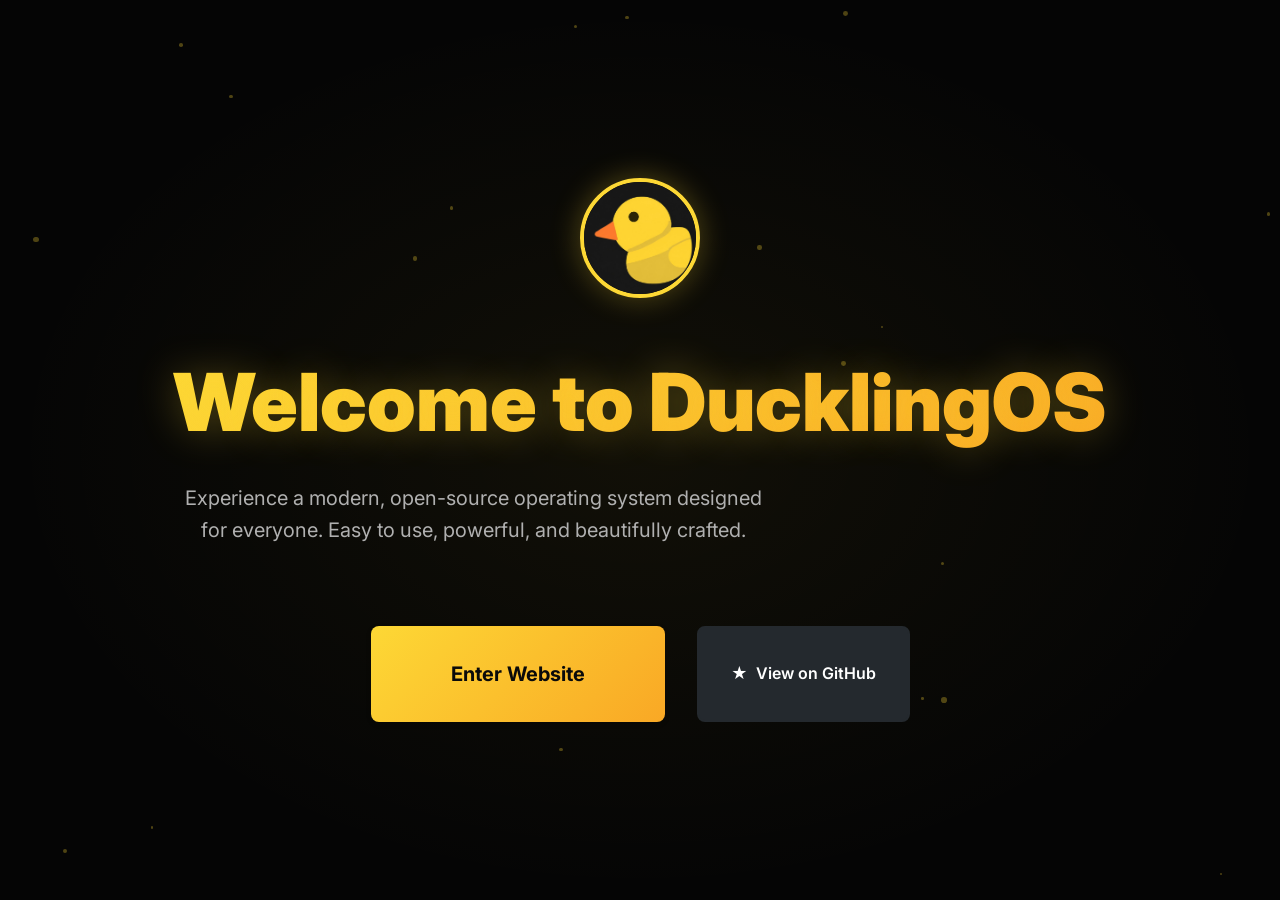
<file: index.html>
<!DOCTYPE html>
<html lang="en">
<head>
    <meta charset="UTF-8">
    <meta name="viewport" content="width=device-width, initial-scale=1.0">
    <meta name="description" content="Welcome to DucklingOS - A modern, open-source operating system designed for everyone">
    <meta name="keywords" content="DucklingOS, operating system, Linux, open source, free OS, modern OS">
    <meta name="author" content="DucklingOS Team">
    
    <title>Welcome to DucklingOS</title>
    
    <!-- Preconnect for performance -->
    <link rel="preconnect" href="https://fonts.googleapis.com">
    <link rel="preconnect" href="https://fonts.gstatic.com" crossorigin>
    
    <!-- Fonts -->
    <link href="https://fonts.googleapis.com/css2?family=Inter:wght@300;400;500;600;700;800;900&display=swap" rel="stylesheet">
    
    <!-- Favicon -->
    <link rel="icon" type="image/jpeg" href="Duckling1.jpg.jpeg">
    
    <!-- Styles -->
    <link rel="stylesheet" href="css/style.css">
    
    <!-- Open Graph / Social Meta Tags -->
    <meta property="og:title" content="DucklingOS - A Modern Operating System">
    <meta property="og:description" content="Easy, Elegant, Professional, Fast - DucklingOS for everyone">
    <meta property="og:type" content="website">
    <meta property="og:url" content="https://ducklingos.com">
    <meta property="og:image" content="Duckling1.jpg.jpeg">
</head>
<body>
    <!-- Welcome/Splash Page -->
    <div class="welcome-page">
        <!-- Background Effects -->
        <div class="welcome-bg"></div>
        <div class="welcome-particles"></div>
        
        <!-- Welcome Content -->
        <div class="welcome-content fade-in-up delay-1">
            <!-- Logo -->
            <img src="Duckling1.jpg.jpeg" alt="DucklingOS Logo" class="welcome-logo">
            
            <!-- Title -->
            <h1 class="welcome-title">Welcome to DucklingOS</h1>
            
            <!-- Subtitle -->
            <p class="welcome-subtitle text-center">
                Experience a modern, open-source operating system designed for everyone. 
                Easy to use, powerful, and beautifully crafted.
            </p>
            
            <!-- Buttons -->
            <div class="welcome-buttons">
                <a href="home.html" class="btn btn-primary btn-download welcome-enter">
                    Enter Website
                </a>
                <a href="https://github.com/DucklingOS" target="_blank" class="btn btn-github">
                    <span>&#9733;</span> View on GitHub
                </a>
            </div>
        </div>
        
        <!-- Loading Spinner (Optional) -->
        <div class="loading-spinner hidden">
            <div class="spinner"></div>
            <p>Loading...</p>
        </div>
    </div>
    
    <!-- Scripts -->
    <script src="js/main.js"></script>
    
    <!-- Auto-redirect to home after 5 seconds (optional) -->
    <script>
        // Uncomment below to enable auto-redirect
        // setTimeout(function() {
        //     window.location.href = 'home.html';
        // }, 5000);
    </script>
</body>
</html>
</file>
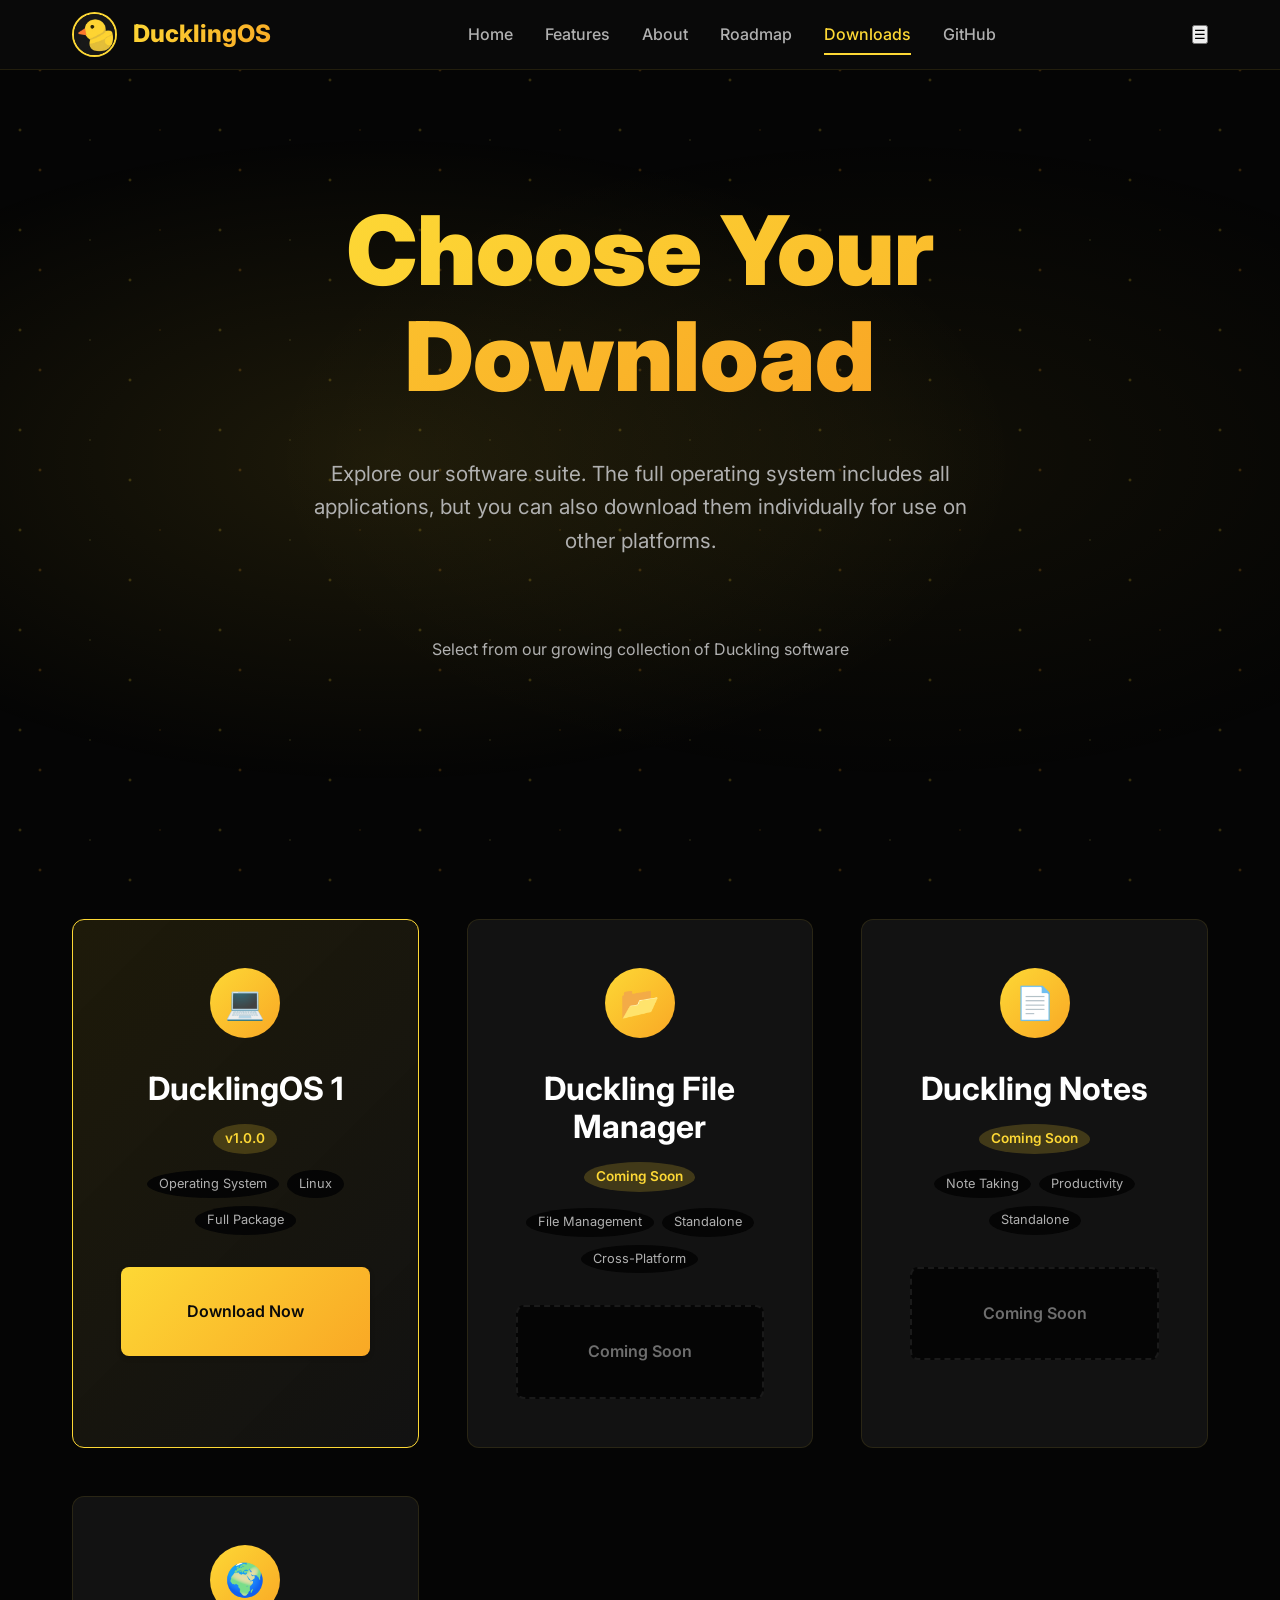
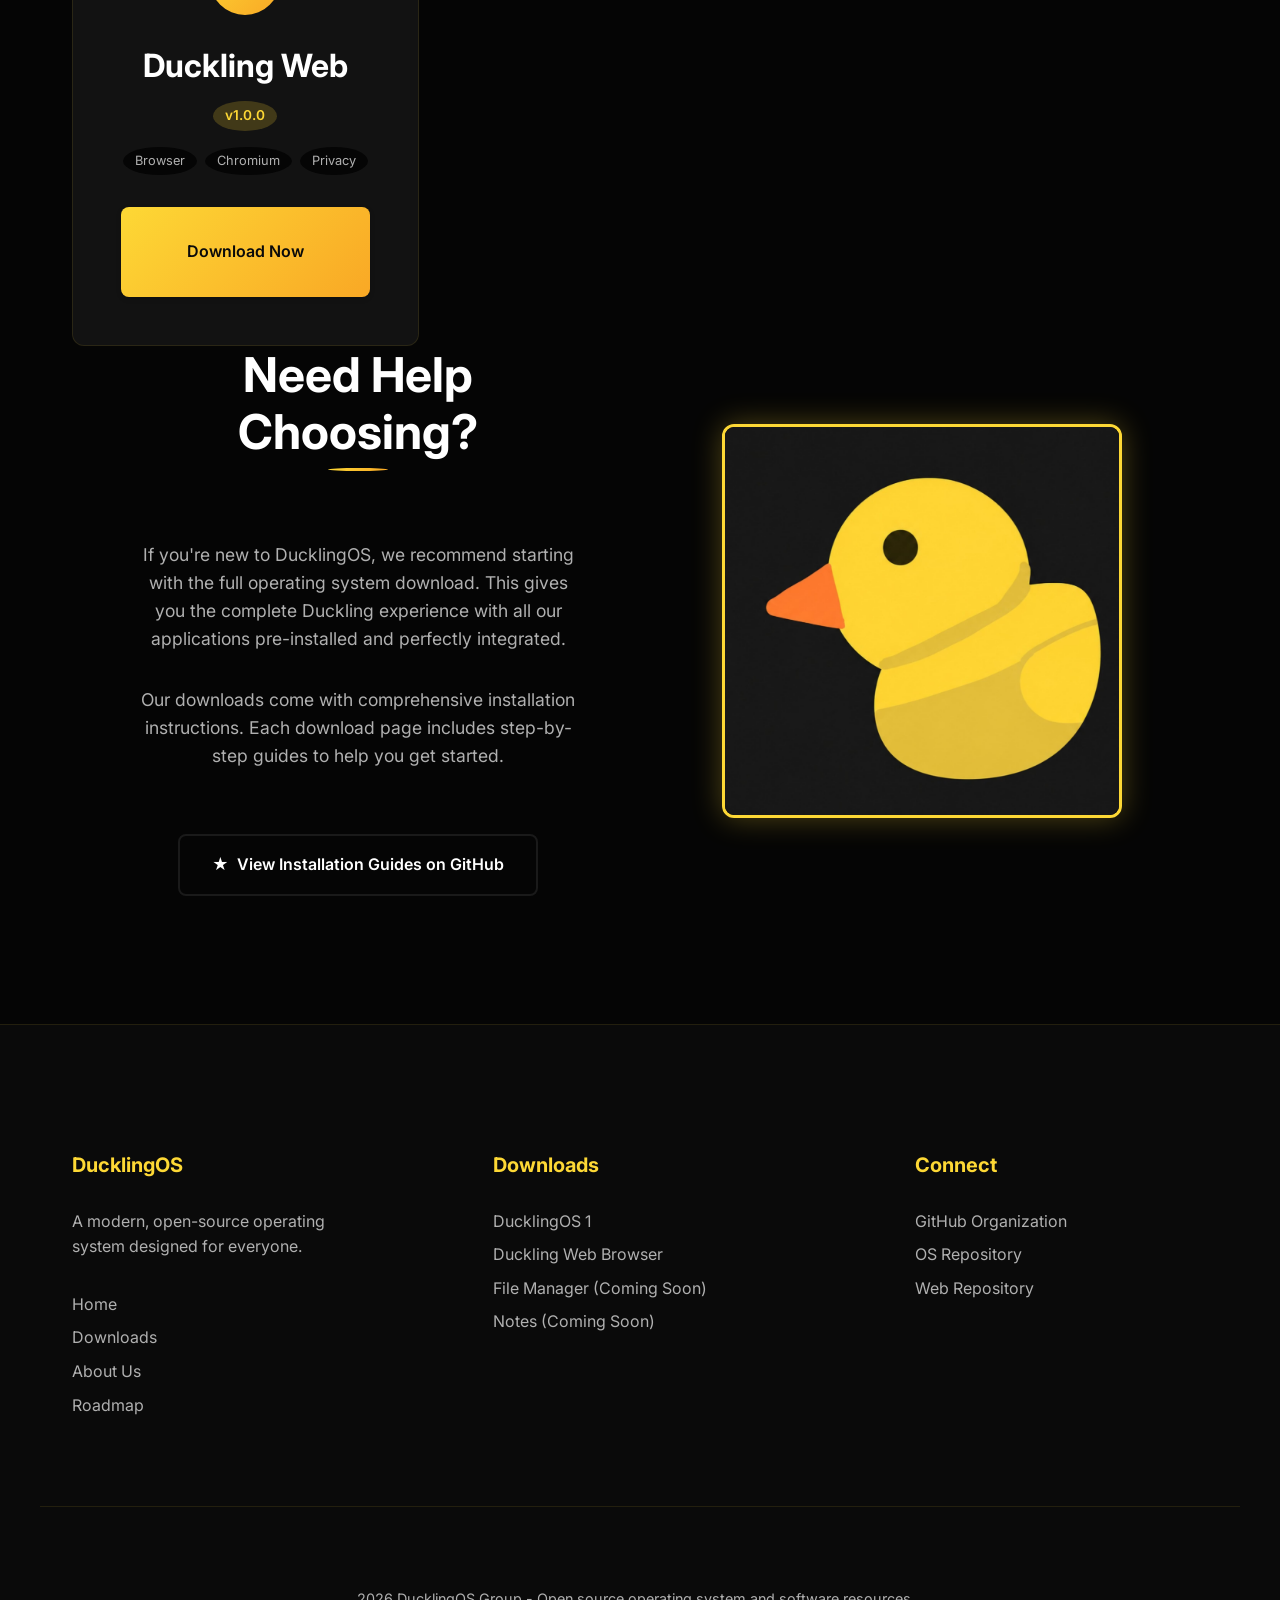
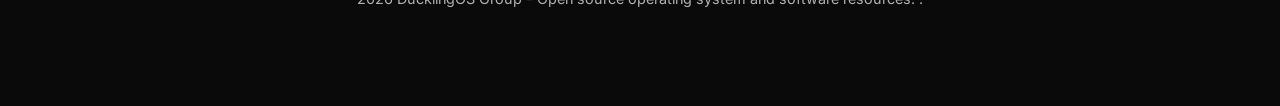
<file: downloads.html>
<!DOCTYPE html>
<html lang="en">
<head>
    <meta charset="UTF-8">
    <meta name="viewport" content="width=device-width, initial-scale=1.0">
    <meta name="description" content="Download DucklingOS and its applications. Get the full OS or individual apps for your platform.">
    <meta name="keywords" content="DucklingOS download, Duckling File Manager, Duckling Notes, Duckling Web Browser, Linux download">
    <meta name="author" content="DucklingOS Team">
    
    <title>Downloads - DucklingOS</title>
    
    <!-- Preconnect for performance -->
    <link rel="preconnect" href="https://fonts.googleapis.com">
    <link rel="preconnect" href="https://fonts.gstatic.com" crossorigin>
    
    <!-- Fonts -->
    <link href="https://fonts.googleapis.com/css2?family=Inter:wght@300;400;500;600;700;800;900&display=swap" rel="stylesheet">
    
    <!-- Favicon -->
    <link rel="icon" type="image/jpeg" href="Duckling1.jpg.jpeg">
    
    <!-- Styles -->
    <link rel="stylesheet" href="css/style.css">
    
    <!-- Open Graph / Social Meta Tags -->
    <meta property="og:title" content="Download DucklingOS - Get Started Today">
    <meta property="og:description" content="Download DucklingOS and its suite of applications for free">
    <meta property="og:type" content="website">
    <meta property="og:url" content="https://ducklingos.com/downloads">
    <meta property="og:image" content="Duckling1.jpg.jpeg">
</head>
<body>
    <!-- Header -->
    <header class="header">
        <div class="header-content container">
            <a href="home.html" class="logo">
                <img src="Duckling1.jpg.jpeg" alt="DucklingOS Logo" class="logo-icon">
                <span class="logo-text">DucklingOS</span>
            </a>
            
            <!-- Desktop Navigation -->
            <nav class="nav-menu">
                <a href="home.html" class="nav-link">Home</a>
                <a href="home.html#features" class="nav-link">Features</a>
                <a href="home.html#about" class="nav-link">About</a>
                <a href="home.html#roadmap" class="nav-link">Roadmap</a>
                <a href="downloads.html" class="nav-link active">Downloads</a>
                <a href="https://github.com/DucklingOS" target="_blank" class="nav-link">GitHub</a>
            </nav>
            
            <!-- Mobile Menu Toggle -->
            <button class="menu-toggle" aria-label="Toggle menu">&#9776;</button>
        </div>
    </header>
    
    <!-- Mobile Sidebar -->
    <div class="sidebar-overlay"></div>
    <aside class="sidebar">
        <button class="sidebar-close" aria-label="Close menu">&times;</button>
        <nav class="sidebar-nav">
            <a href="home.html">Home</a>
            <a href="home.html#features">Features</a>
            <a href="home.html#about">About</a>
            <a href="home.html#roadmap">Roadmap</a>
            <a href="downloads.html" class="active">Downloads</a>
            <a href="https://github.com/DucklingOS" target="_blank">GitHub</a>
        </nav>
    </aside>
    
    <!-- Main Content -->
    <main>
        <!-- Downloads Hero Section -->
        <section class="hero">
            <div class="hero-bg"></div>
            <div class="hero-content fade-in-up delay-1">
                <h1 class="hero-title">
                    <span class="highlight">Choose Your Download</span>
                </h1>
                <p class="hero-description fade-in-up delay-2">
                    Explore our software suite. The full operating system includes all applications, 
                    but you can also download them individually for use on other platforms.
                </p>
                
                <div class="downloads-header fade-in-up delay-3">
                    <p class="section-subtitle">Select from our growing collection of Duckling software</p>
                </div>
            </div>
        </section>
        
        <!-- Downloads Grid Section -->
        <section class="container">
            <div class="downloads-grid">
                <!-- DucklingOS 1 (Main OS) -->
                <div class="download-card os-card fade-in-up delay-1">
                    <div class="download-card-icon">&#128187;</div>
                    <h3>DucklingOS 1</h3>
                    <span class="version">v1.0.0</span>
                    <div class="tags">
                        <span class="tag">Operating System</span>
                        <span class="tag">Linux</span>
                        <span class="tag">Full Package</span>
                    </div>
                    <a href="os.html" class="btn btn-primary download-button">
                        Download Now
                    </a>
                </div>
                
                <!-- Duckling File Manager -->
                <div class="download-card fade-in-up delay-2">
                    <div class="download-card-icon">&#128194;</div>
                    <h3>Duckling File Manager</h3>
                    <span class="version">Coming Soon</span>
                    <div class="tags">
                        <span class="tag">File Management</span>
                        <span class="tag">Standalone</span>
                        <span class="tag">Cross-Platform</span>
                    </div>
                    <a href="filemanager.html" class="btn download-button coming-soon">
                        Coming Soon
                    </a>
                </div>
                
                <!-- Duckling Notes -->
                <div class="download-card fade-in-up delay-3">
                    <div class="download-card-icon">&#128196;</div>
                    <h3>Duckling Notes</h3>
                    <span class="version">Coming Soon</span>
                    <div class="tags">
                        <span class="tag">Note Taking</span>
                        <span class="tag">Productivity</span>
                        <span class="tag">Standalone</span>
                    </div>
                    <a href="notes.html" class="btn download-button coming-soon">
                        Coming Soon
                    </a>
                </div>
                
                <!-- Duckling Web Browser -->
                <div class="download-card fade-in-up delay-4">
                    <div class="download-card-icon">&#127757;</div>
                    <h3>Duckling Web</h3>
                    <span class="version">v1.0.0</span>
                    <div class="tags">
                        <span class="tag">Browser</span>
                        <span class="tag">Chromium</span>
                        <span class="tag">Privacy</span>
                    </div>
                    <a href="browser.html" class="btn btn-primary download-button">
                        Download Now
                    </a>
                </div>
                

            </div>
        </section>
        
        <!-- Additional Information Section -->
        <section class="container">
            <div class="about-content">
                <div class="about-text">
                    <h2 class="section-title fade-in-up">Need Help Choosing?</h2>
                    <p class="fade-in-up delay-1 text-center">
                        If you're new to DucklingOS, we recommend starting with the full operating system download. 
                        This gives you the complete Duckling experience with all our applications pre-installed 
                        and perfectly integrated.
                    </p>
                    
                    <p class="fade-in-up delay-2 text-center">
                        Our downloads come with comprehensive installation instructions. 
                        Each download page includes step-by-step guides to help you get started.
                    </p>
                    
                    <div class="fade-in-up delay-3 text-center">
                        <a href="https://github.com/DucklingOS" target="_blank" class="btn btn-outline mt-md">
                            <span>&#9733;</span> View Installation Guides on GitHub
                        </a>
                    </div>
                </div>
                
                <img src="Duckling1.jpg.jpeg" alt="DucklingOS Logo" class="about-image fade-in-up delay-4">
            </div>
        </section>
    </main>
    
    <!-- Footer -->
    <footer class="footer">
        <div class="footer-content container">
            <div class="footer-section">
                <h4>DucklingOS</h4>
                <p>A modern, open-source operating system designed for everyone.</p>
                <p class="mt-md"><a href="home.html">Home</a></p>
                <p><a href="downloads.html">Downloads</a></p>
                <p><a href="home.html#about">About Us</a></p>
                <p><a href="home.html#roadmap">Roadmap</a></p>
            </div>
            
            <div class="footer-section">
                <h4>Downloads</h4>
                <p><a href="os.html">DucklingOS 1</a></p>
                <p><a href="browser.html">Duckling Web Browser</a></p>
                <p><a href="filemanager.html">File Manager (Coming Soon)</a></p>
                <p><a href="notes.html">Notes (Coming Soon)</a></p>
            </div>
            
            <div class="footer-section">
                <h4>Connect</h4>
                <p><a href="https://github.com/DucklingOS" target="_blank">GitHub Organization</a></p>
                <p><a href="https://archive.org/details/@mointwentysix" target="_blank">OS Repository</a></p>
                <p><a href="https://github.com/ducklingOS/ducklingWeb" target="_blank">Web Repository</a></p>
            </div>
        </div>
        
        <div class="footer-bottom container">
            <p>2026 DucklingOS Group - Open source operating system and software resources. .</p>
        </div>
    </footer>
    
    <!-- Back to Top Button -->
    <button class="back-to-top" aria-label="Back to top">&#8593;</button>
    
    <!-- Scripts -->
    <script src="js/main.js"></script>
</body>
</html>
</file>
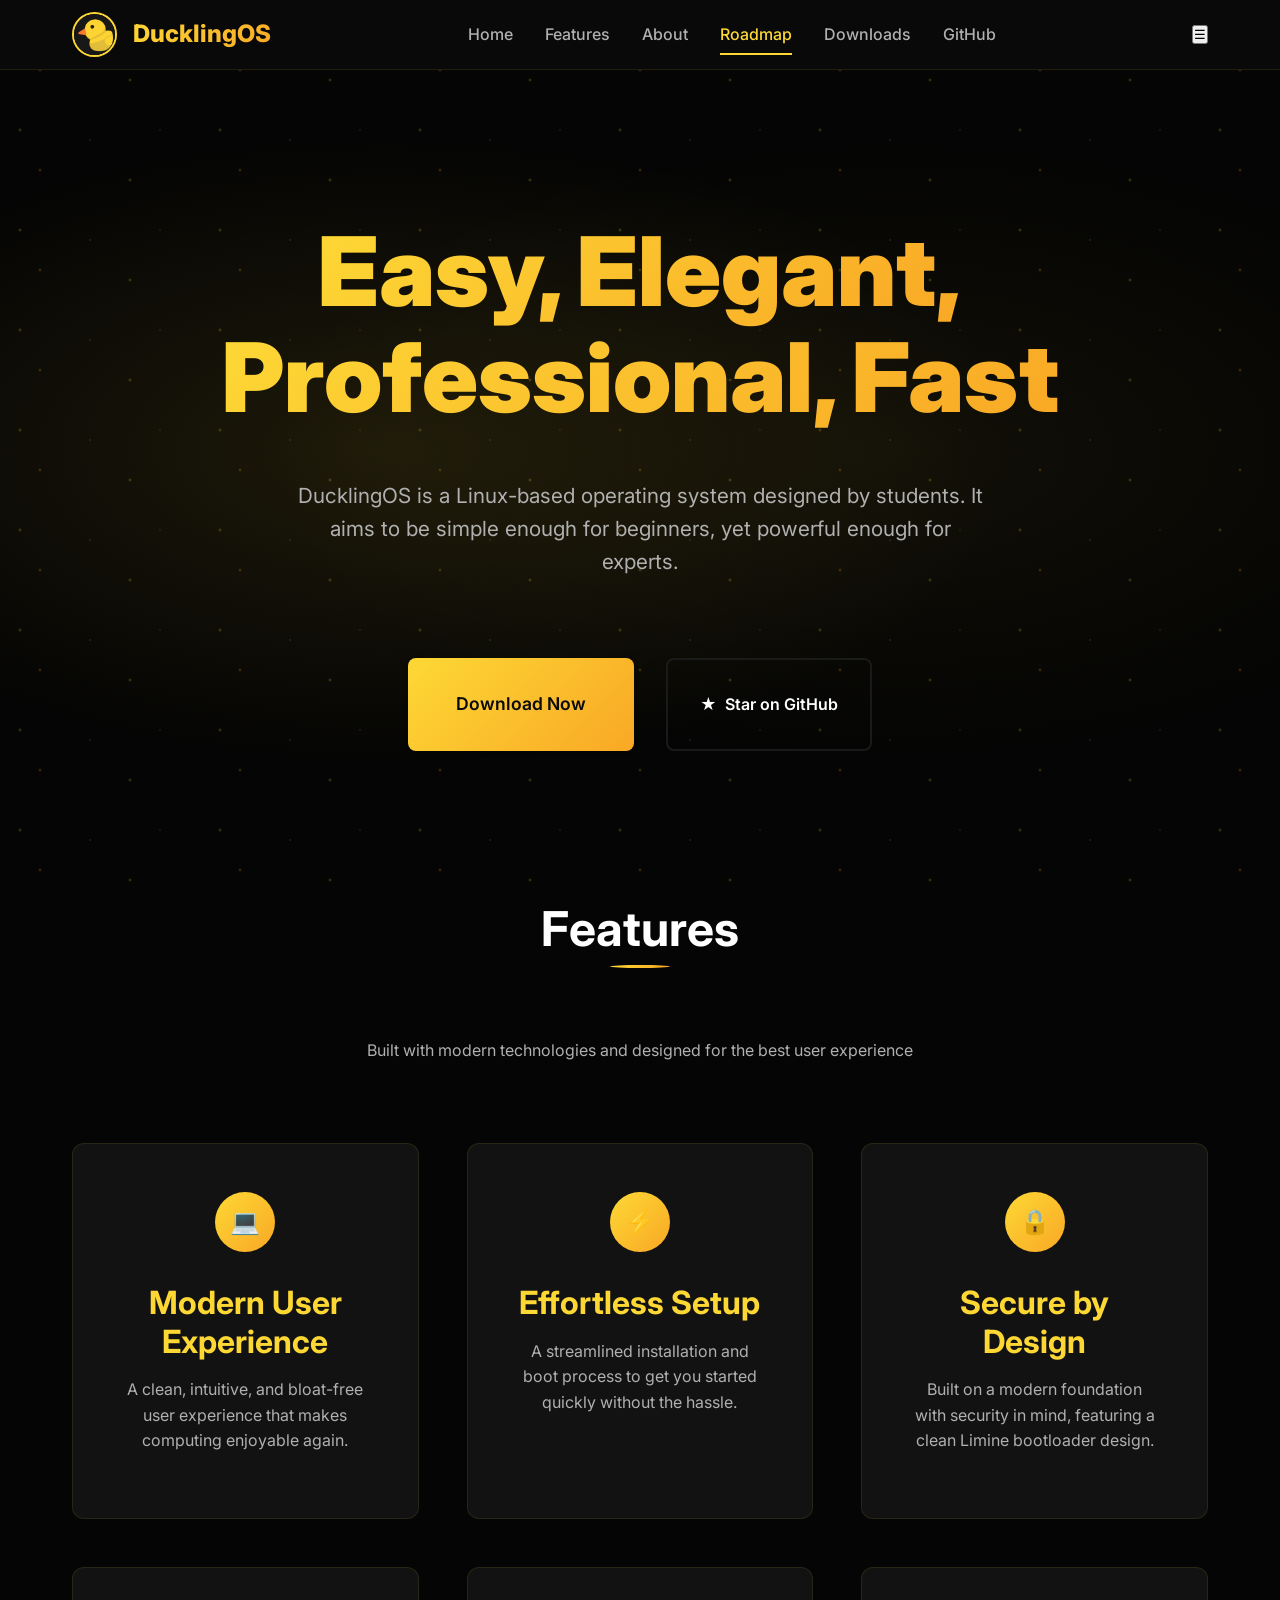
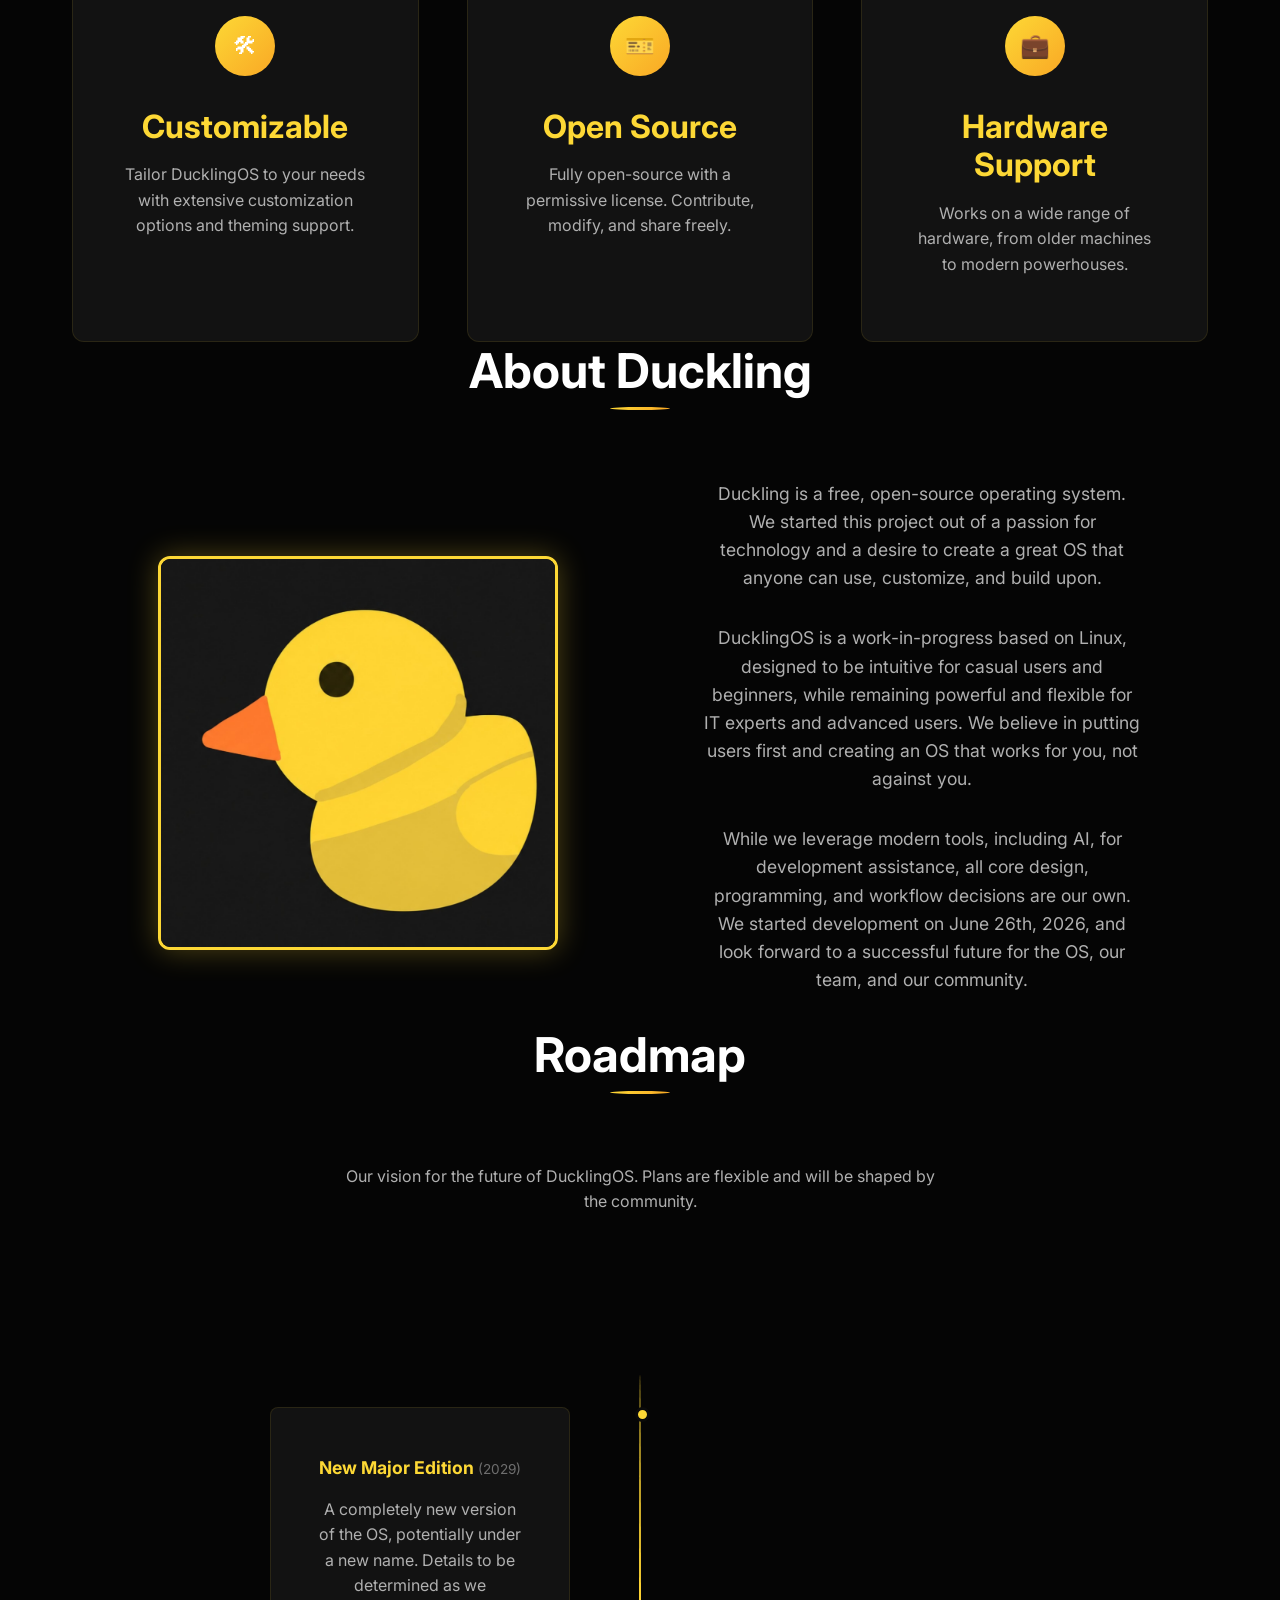
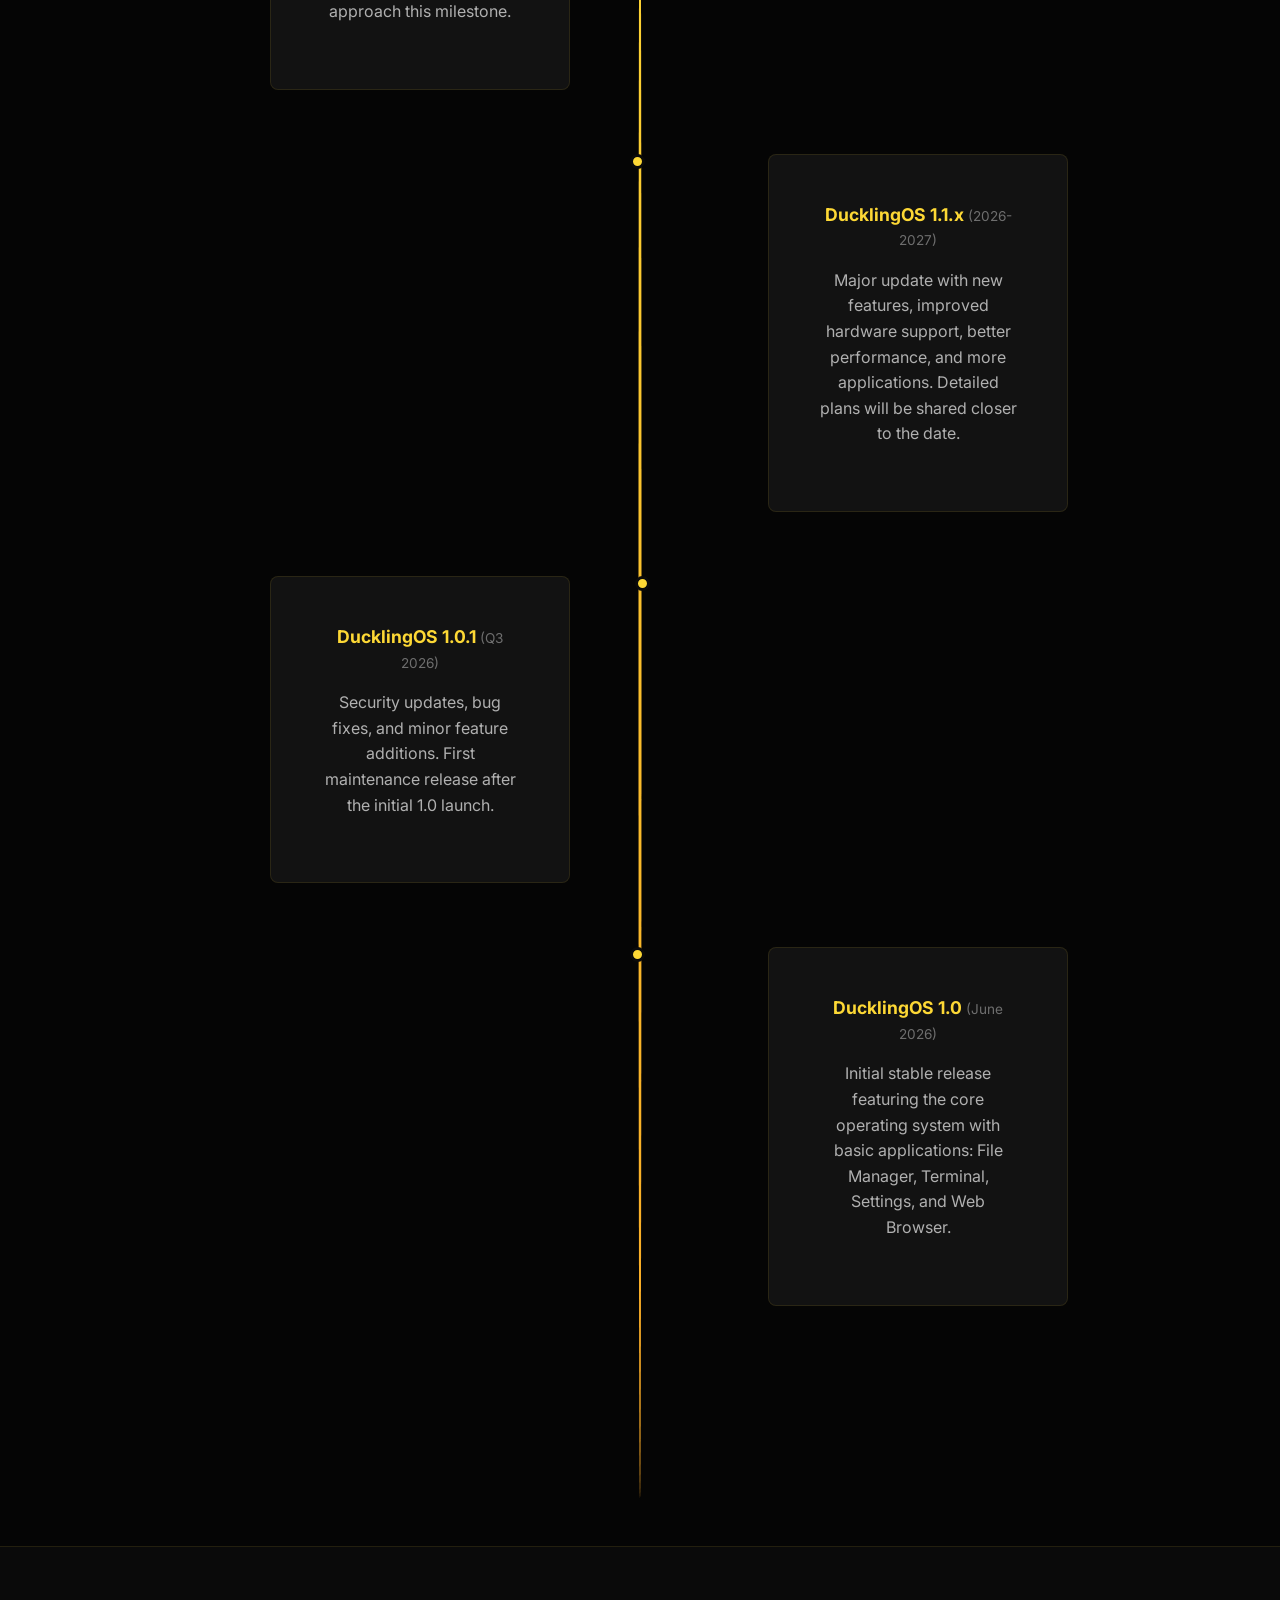
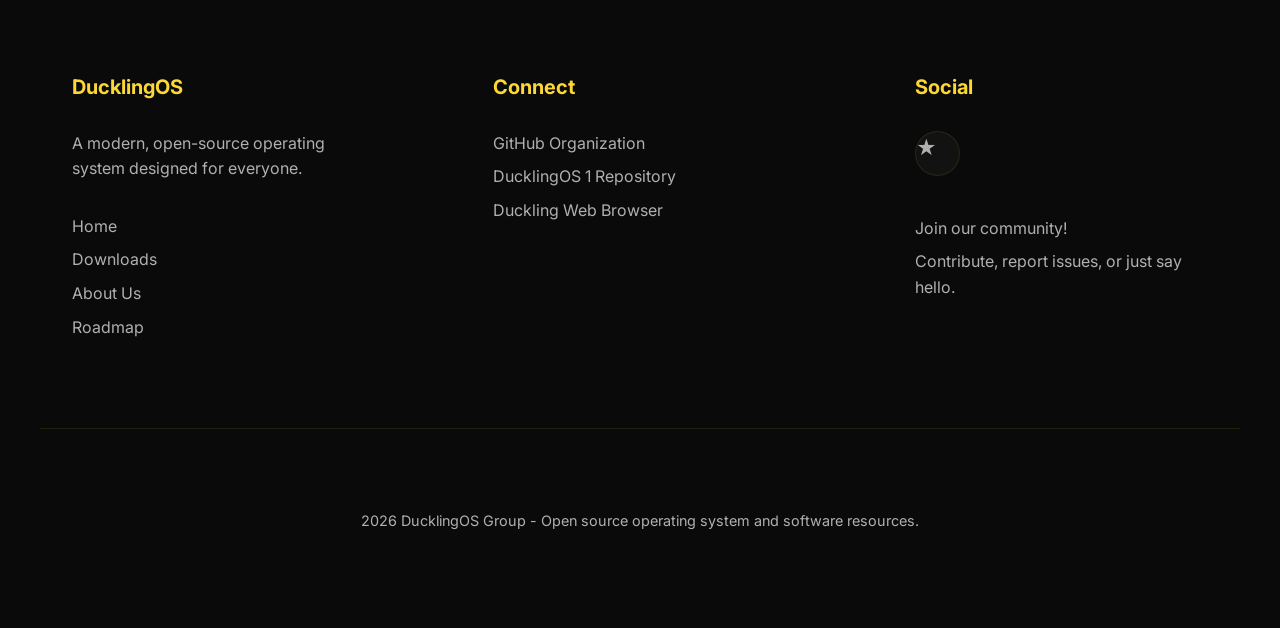
<file: home.html>
<!DOCTYPE html>
<html lang="en">
<head>
    <meta charset="UTF-8">
    <meta name="viewport" content="width=device-width, initial-scale=1.0">
    <meta name="description" content="DucklingOS - Easy, Elegant, Professional, Fast. A modern Linux-based operating system for everyone.">
    <meta name="keywords" content="DucklingOS, Linux, operating system, open source, modern OS, desktop, file manager, browser">
    <meta name="author" content="DucklingOS Team">
    
    <title>DucklingOS - Home</title>
    
    <!-- Preconnect for performance -->
    <link rel="preconnect" href="https://fonts.googleapis.com">
    <link rel="preconnect" href="https://fonts.gstatic.com" crossorigin>
    
    <!-- Fonts -->
    <link href="https://fonts.googleapis.com/css2?family=Inter:wght@300;400;500;600;700;800;900&display=swap" rel="stylesheet">
    
    <!-- Favicon -->
    <link rel="icon" type="image/jpeg" href="Duckling1.jpg.jpeg">
    
    <!-- Styles -->
    <link rel="stylesheet" href="css/style.css">
    
    <!-- Open Graph / Social Meta Tags -->
    <meta property="og:title" content="DucklingOS - Easy, Elegant, Professional, Fast">
    <meta property="og:description" content="A modern Linux-based operating system designed for everyone">
    <meta property="og:type" content="website">
    <meta property="og:url" content="https://ducklingos.com">
    <meta property="og:image" content="Duckling1.jpg.jpeg">
</head>
<body>
    <!-- Header -->
    <header class="header">
        <div class="header-content container">
            <a href="home.html" class="logo">
                <img src="Duckling1.jpg.jpeg" alt="DucklingOS Logo" class="logo-icon">
                <span class="logo-text">DucklingOS</span>
            </a>
            
            <!-- Desktop Navigation -->
            <nav class="nav-menu">
                <a href="home.html" class="nav-link active">Home</a>
                <a href="#features" class="nav-link">Features</a>
                <a href="#about" class="nav-link">About</a>
                <a href="#roadmap" class="nav-link">Roadmap</a>
                <a href="downloads.html" class="nav-link">Downloads</a>
                <a href="https://github.com/DucklingOS" target="_blank" class="nav-link">GitHub</a>
            </nav>
            
            <!-- Mobile Menu Toggle -->
            <button class="menu-toggle" aria-label="Toggle menu">&#9776;</button>
        </div>
    </header>
    
    <!-- Mobile Sidebar -->
    <div class="sidebar-overlay"></div>
    <aside class="sidebar">
        <button class="sidebar-close" aria-label="Close menu">&times;</button>
        <nav class="sidebar-nav">
            <a href="home.html" class="active">Home</a>
            <a href="#features">Features</a>
            <a href="#about">About</a>
            <a href="#roadmap">Roadmap</a>
            <a href="downloads.html">Downloads</a>
            <a href="https://github.com/DucklingOS" target="_blank">GitHub</a>
        </nav>
    </aside>
    
    <!-- Main Content -->
    <main>
        <!-- Hero Section -->
        <section class="hero">
            <div class="hero-bg"></div>
            <div class="hero-content fade-in-up delay-1">
                <h1 class="hero-title">
                    <span class="highlight">Easy, Elegant,</span><br>
                    <span class="highlight">Professional, Fast</span>
                </h1>
                <p class="hero-description fade-in-up delay-2">
                    DucklingOS is a Linux-based operating system designed by students. 
                    It aims to be simple enough for beginners, yet powerful enough for experts.
                </p>
                <div class="hero-buttons fade-in-up delay-3">
                    <a href="downloads.html" class="btn btn-primary btn-download">
                        Download Now
                    </a>
                    <a href="https://github.com/DucklingOS" target="_blank" class="btn btn-outline">
                        <span>&#9733;</span> Star on GitHub
                    </a>
                </div>
            </div>
        </section>
        
        <!-- Features Section -->
        <section id="features" class="container">
            <h2 class="section-title fade-in-up">Features</h2>
            <p class="section-subtitle fade-in-up delay-1">
                Built with modern technologies and designed for the best user experience
            </p>
            
            <div class="features-grid">
                <div class="feature-card fade-in-up delay-2">
                    <div class="feature-icon">&#128187;</div>
                    <h3>Modern User Experience</h3>
                    <p class="text-center">A clean, intuitive, and bloat-free user experience that makes computing enjoyable again.</p>
                </div>
                
                <div class="feature-card fade-in-up delay-3">
                    <div class="feature-icon">&#9889;</div>
                    <h3>Effortless Setup</h3>
                    <p class="text-center">A streamlined installation and boot process to get you started quickly without the hassle.</p>
                </div>
                
                <div class="feature-card fade-in-up delay-4">
                    <div class="feature-icon">&#128274;</div>
                    <h3>Secure by Design</h3>
                    <p class="text-center">Built on a modern foundation with security in mind, featuring a clean Limine bootloader design.</p>
                </div>
                
                <div class="feature-card fade-in-up delay-5">
                    <div class="feature-icon">&#128736;</div>
                    <h3>Customizable</h3>
                    <p class="text-center">Tailor DucklingOS to your needs with extensive customization options and theming support.</p>
                </div>
                
                <div class="feature-card fade-in-up delay-6">
                    <div class="feature-icon">&#127915;</div>
                    <h3>Open Source</h3>
                    <p class="text-center">Fully open-source with a permissive license. Contribute, modify, and share freely.</p>
                </div>
                
                <div class="feature-card fade-in-up delay-7">
                    <div class="feature-icon">&#128188;</div>
                    <h3>Hardware Support</h3>
                    <p class="text-center">Works on a wide range of hardware, from older machines to modern powerhouses.</p>
                </div>
            </div>
        </section>
        
        <!-- About Section -->
        <section id="about" class="container">
            <h2 class="section-title fade-in-up">About Duckling</h2>
            
            <div class="about-content">
                <img src="Duckling1.jpg.jpeg" alt="DucklingOS Logo" class="about-image fade-in-up delay-2">
                
                <div class="about-text">
                    <p class="fade-in-up delay-3 text-center">
                        Duckling is a free, open-source operating system. We started this project out of a 
                        passion for technology and a desire to create a great OS that anyone can use, 
                        customize, and build upon.
                    </p>
                    
                    <p class="fade-in-up delay-4 text-center">
                        DucklingOS is a work-in-progress based on Linux, designed to be intuitive for casual 
                        users and beginners, while remaining powerful and flexible for IT experts and 
                        advanced users. We believe in putting users first and creating an OS that works 
                        for you, not against you.
                    </p>
                    
                    <p class="fade-in-up delay-5 text-center">
                        While we leverage modern tools, including AI, for development assistance, all core design, 
                        programming, and workflow decisions are our own. We started development on June 26th, 2026, 
                        and look forward to a successful future for the OS, our team, and our community.
                    </p>
                </div>
            </div>
        </section>
        
        <!-- Roadmap Section -->
        <section id="roadmap" class="container">
            <h2 class="section-title fade-in-up">Roadmap</h2>
            <p class="section-subtitle fade-in-up delay-1">
                Our vision for the future of DucklingOS. Plans are flexible and will be shaped by the community.
            </p>
            
            <div class="roadmap-timeline">
                <!-- New Major Edition -->
                <div class="timeline-item edition fade-in-up delay-2">
                    <div class="timeline-content">
                        <h3 class="text-center">New Major Edition <span class="timeline-year">(2029)</span></h3>
                        <p class="text-center">A completely new version of the OS, potentially under a new name. Details to be determined as we approach this milestone.</p>
                    </div>
                </div>
                
                <!-- Major Version -->
                <div class="timeline-item major fade-in-up delay-3">
                    <div class="timeline-content">
                        <h3 class="text-center">DucklingOS 1.1.x <span class="timeline-year">(2026-2027)</span></h3>
                        <p class="text-center">Major update with new features, improved hardware support, better performance, and more applications. Detailed plans will be shared closer to the date.</p>
                    </div>
                </div>
                
                <!-- Minor Version -->
                <div class="timeline-item minor fade-in-up delay-4">
                    <div class="timeline-content">
                        <h3 class="text-center">DucklingOS 1.0.1 <span class="timeline-year">(Q3 2026)</span></h3>
                        <p class="text-center">Security updates, bug fixes, and minor feature additions. First maintenance release after the initial 1.0 launch.</p>
                    </div>
                </div>
                
                <!-- Current Version -->
                <div class="timeline-item minor fade-in-up delay-5">
                    <div class="timeline-content">
                        <h3 class="text-center">DucklingOS 1.0 <span class="timeline-year">(June 2026)</span></h3>
                        <p class="text-center">Initial stable release featuring the core operating system with basic applications: File Manager, Terminal, Settings, and Web Browser.</p>
                    </div>
                </div>
            </div>
        </section>
    </main>
    
    <!-- Footer -->
    <footer class="footer">
        <div class="footer-content container">
            <div class="footer-section">
                <h4>DucklingOS</h4>
                <p>A modern, open-source operating system designed for everyone.</p>
                <p class="mt-md"><a href="home.html">Home</a></p>
                <p><a href="downloads.html">Downloads</a></p>
                <p><a href="#about">About Us</a></p>
                <p><a href="#roadmap">Roadmap</a></p>
            </div>
            
            <div class="footer-section">
                <h4>Connect</h4>
                <p><a href="https://github.com/DucklingOS" target="_blank">GitHub Organization</a></p>
                <p><a href="https://github.com/ducklingOS/ducklingOS-1" target="_blank">DucklingOS 1 Repository</a></p>
                <p><a href="https://github.com/ducklingOS/ducklingWeb" target="_blank">Duckling Web Browser</a></p>
            </div>
            
            <div class="footer-section">
                <h4>Social</h4>
                <div class="social-links">
                    <a href="https://github.com/DucklingOS" target="_blank" class="social-link" data-tooltip="GitHub">
                        &#9733;
                    </a>
                </div>
                <p class="mt-md">Join our community!</p>
                <p>Contribute, report issues, or just say hello.</p>
            </div>
        </div>
        
        <div class="footer-bottom container">
            <p>2026 DucklingOS Group - Open source operating system and software resources. </p>
        </div>
    </footer>
    
    <!-- Back to Top Button -->
    <button class="back-to-top" aria-label="Back to top">&#8593;</button>
    
    <!-- Scripts -->
    <script src="js/main.js"></script>
</body>
</html>
</file>
<file: css/style.css>
/* ===== DucklingOS - Modern Design =====
   A clean, professional, and modern design system
   ============================================ */

/* CSS Variables - Color Palette */
:root {
    /* Primary Colors */
    --primary-yellow: #fdd835;
    --primary-yellow-light: #fff176;
    --primary-yellow-dark: #f9a825;
    
    /* Background Colors */
    --bg-dark: #0a0a0a;
    --bg-darker: #050505;
    --bg-card: #121212;
    --bg-card-hover: #1a1a1a;
    
    /* Text Colors */
    --text-primary: #ffffff;
    --text-secondary: #b0b0b0;
    --text-muted: #6e6e6e;
    
    /* Accent Colors */
    --accent-blue: #00bcd4;
    --accent-green: #4caf50;
    --accent-orange: #ff9800;
    --accent-purple: #9c27b0;
    
    /* Gradients */
    --gradient-yellow: linear-gradient(135deg, #fdd835 0%, #f9a825 100%);
    --gradient-dark: linear-gradient(180deg, #0a0a0a 0%, #000000 100%);
    
    /* Spacing */
    --spacing-xs: 0.5rem;
    --spacing-sm: 1rem;
    --spacing-md: 2rem;
    --spacing-lg: 3rem;
    --spacing-xl: 5rem;
    --spacing-2xl: 8rem;
    
    /* Border Radius */
    --radius-sm: 4px;
    --radius-md: 8px;
    --radius-lg: 12px;
    --radius-xl: 20px;
    --radius-full: 50%;
    
    /* Shadows */
    --shadow-sm: 0 2px 5px rgba(0, 0, 0, 0.2);
    --shadow-md: 0 5px 15px rgba(0, 0, 0, 0.3);
    --shadow-lg: 0 10px 30px rgba(0, 0, 0, 0.5);
    --shadow-glow: 0 0 30px rgba(253, 216, 53, 0.3);
    
    /* Transitions */
    --transition-fast: 0.2s ease;
    --transition-normal: 0.3s ease;
    --transition-slow: 0.5s ease;
    
    /* Typography */
    --font-primary: 'Inter', -apple-system, BlinkMacSystemFont, 'Segoe UI', Roboto, sans-serif;
    --font-secondary: 'JetBrains Mono', 'Fira Code', monospace;
    
    /* Layout */
    --max-width: 1200px;
    --sidebar-width: 280px;
    --header-height: 70px;
}

/* ===== Base Reset ===== */
*, *::before, *::after {
    margin: 0;
    padding: 0;
    box-sizing: border-box;
}

html {
    scroll-behavior: smooth;
    font-size: 16px;
}

body {
    font-family: var(--font-primary);
    background: var(--bg-darker);
    color: var(--text-primary);
    line-height: 1.6;
    min-height: 100vh;
    overflow-x: hidden;
    position: relative;
}

/* Star/Dot Background Pattern */
body::before {
    content: '';
    position: fixed;
    inset: 0;
    background: 
        radial-gradient(2px 2px at 20px 30px, var(--primary-yellow), transparent),
        radial-gradient(2px 2px at 40px 70px, var(--primary-yellow-dark), transparent),
        radial-gradient(1px 1px at 90px 40px, var(--primary-yellow-light), transparent),
        radial-gradient(2px 2px at 130px 80px, var(--primary-yellow), transparent),
        radial-gradient(1px 1px at 160px 30px, var(--primary-yellow-dark), transparent);
    background-size: 200px 100px;
    background-repeat: repeat;
    opacity: 0.3;
    pointer-events: none;
    z-index: -1;
    animation: twinkle 20s linear infinite;
}

@keyframes twinkle {
    from { transform: translateY(0); }
    to { transform: translateY(-100px); }
}

/* Custom Scrollbar */
::-webkit-scrollbar {
    width: 10px;
    height: 10px;
}

::-webkit-scrollbar-track {
    background: var(--bg-dark);
}

::-webkit-scrollbar-thumb {
    background: var(--primary-yellow-dark);
    border-radius: var(--radius-sm);
}

::-webkit-scrollbar-thumb:hover {
    background: var(--primary-yellow);
}

/* Selection */
::selection {
    background: var(--primary-yellow);
    color: var(--bg-dark);
}

/* ===== Typography ===== */
h1, h2, h3, h4, h5, h6 {
    font-weight: 700;
    line-height: 1.2;
    color: var(--text-primary);
}

h1 { font-size: clamp(2.5rem, 5vw, 4rem); }
h2 { font-size: clamp(2rem, 4vw, 3rem); }
h3 { font-size: clamp(1.5rem, 3vw, 2rem); }
h4 { font-size: 1.25rem; }
h5 { font-size: 1.1rem; }
h6 { font-size: 1rem; }

p {
    margin-bottom: var(--spacing-sm);
    color: var(--text-secondary);
}

a {
    color: var(--primary-yellow);
    text-decoration: none;
    transition: color var(--transition-fast);
}

a:hover {
    color: var(--primary-yellow-light);
    text-decoration: underline;
}

/* ===== Container ===== */
.container {
    width: 100%;
    max-width: var(--max-width);
    margin: 0 auto;
    padding: 0 var(--spacing-md);
}

/* ===== Buttons ===== */
.btn {
    display: inline-flex;
    align-items: center;
    justify-content: center;
    gap: var(--spacing-xs);
    padding: var(--spacing-sm) var(--spacing-md);
    font-size: 1rem;
    font-weight: 600;
    border-radius: var(--radius-md);
    border: none;
    cursor: pointer;
    transition: all var(--transition-normal);
    text-decoration: none;
}

.btn-primary {
    background: var(--gradient-yellow);
    color: var(--bg-dark);
    box-shadow: var(--shadow-sm);
}

.btn-primary:hover {
    transform: translateY(-2px);
    box-shadow: var(--shadow-glow);
}

.btn-secondary {
    background: var(--bg-card);
    color: var(--text-primary);
    border: 2px solid var(--bg-card-hover);
}

.btn-secondary:hover {
    border-color: var(--primary-yellow);
    background: var(--bg-card-hover);
}

.btn-outline {
    background: transparent;
    color: var(--text-primary);
    border: 2px solid var(--bg-card-hover);
}

.btn-outline:hover {
    border-color: var(--primary-yellow);
    background: rgba(253, 216, 53, 0.1);
}

.btn-youtube {
    background: #ff0000;
    color: white;
}

.btn-youtube:hover {
    background: #e60023;
}

.btn-github {
    background: #24292e;
    color: white;
    border: 2px solid #24292e;
}

.btn-github:hover {
    background: #0366d6;
    border-color: #0366d6;
}

.btn-download {
    background: var(--gradient-yellow);
    color: var(--bg-dark);
    padding: var(--spacing-md) var(--spacing-lg);
    font-size: 1.1rem;
}

.btn-download:hover {
    transform: translateY(-3px);
    box-shadow: 0 10px 25px rgba(253, 216, 53, 0.4);
}

/* ===== Header ===== */
.header {
    position: fixed;
    top: 0;
    left: 0;
    right: 0;
    height: var(--header-height);
    background: rgba(10, 10, 10, 0.95);
    backdrop-filter: blur(20px);
    -webkit-backdrop-filter: blur(20px);
    z-index: 1000;
    border-bottom: 1px solid rgba(253, 216, 53, 0.1);
    transition: all var(--transition-normal);
}

.header.scrolled {
    height: 60px;
    box-shadow: 0 5px 20px rgba(0, 0, 0, 0.5);
}

.header-content {
    display: flex;
    align-items: center;
    justify-content: space-between;
    height: 100%;
}

.logo {
    display: flex;
    align-items: center;
    gap: var(--spacing-sm);
    text-decoration: none;
    color: var(--text-primary);
}

.logo-icon {
    width: 45px;
    height: 45px;
    border-radius: var(--radius-full);
    object-fit: cover;
    border: 2px solid var(--primary-yellow);
    transition: transform var(--transition-normal);
}

.logo:hover .logo-icon {
    transform: rotate(10deg);
}

.logo-text {
    font-size: 1.5rem;
    font-weight: 800;
    background: var(--gradient-yellow);
    -webkit-background-clip: text;
    -webkit-text-fill-color: transparent;
    background-clip: text;
}

.nav-menu {
    display: flex;
    align-items: center;
    gap: var(--spacing-md);
}

.nav-link {
    color: var(--text-secondary);
    font-weight: 500;
    transition: color var(--transition-fast);
    position: relative;
    padding: var(--spacing-xs) 0;
}

.nav-link::after {
    content: '';
    position: absolute;
    bottom: 0;
    left: 0;
    width: 0;
    height: 2px;
    background: var(--primary-yellow);
    transition: width var(--transition-normal);
}

.nav-link:hover,
.nav-link.active {
    color: var(--primary-yellow);
}

.nav-link:hover::after,
.nav-link.active::after {
    width: 100%;
}

/* ===== Welcome/Splash Page ===== */
.welcome-page {
    min-height: 100vh;
    display: flex;
    flex-direction: column;
    align-items: center;
    justify-content: center;
    background: var(--bg-darker);
    position: relative;
    overflow: hidden;
}

.welcome-bg {
    position: absolute;
    inset: 0;
    background: radial-gradient(ellipse at 50% 50%, rgba(253, 216, 53, 0.05) 0%, transparent 70%);
    pointer-events: none;
}

.welcome-particles {
    position: absolute;
    inset: 0;
    pointer-events: none;
}

.welcome-particle {
    position: absolute;
    width: 4px;
    height: 4px;
    background: var(--primary-yellow);
    border-radius: 50%;
    animation: float 15s infinite ease-in-out;
    opacity: 0.3;
}

@keyframes float {
    0%, 100% { transform: translateY(0) translateX(0); opacity: 0.3; }
    25% { transform: translateY(-100px) translateX(50px); opacity: 0.6; }
    50% { transform: translateY(-50px) translateX(-30px); opacity: 0.4; }
    75% { transform: translateY(-150px) translateX(20px); opacity: 0.7; }
}

.welcome-content {
    text-align: center;
    z-index: 10;
    padding: var(--spacing-xl);
}

.welcome-logo {
    width: 120px;
    height: 120px;
    border-radius: var(--radius-full);
    object-fit: cover;
    border: 4px solid var(--primary-yellow);
    margin-bottom: var(--spacing-lg);
    box-shadow: var(--shadow-glow);
    animation: pulse 3s infinite;
}

@keyframes pulse {
    0%, 100% { transform: scale(1); }
    50% { transform: scale(1.05); }
}

.welcome-title {
    font-size: clamp(2.5rem, 8vw, 5rem);
    font-weight: 900;
    margin-bottom: var(--spacing-md);
    background: var(--gradient-yellow);
    -webkit-background-clip: text;
    -webkit-text-fill-color: transparent;
    background-clip: text;
    text-shadow: 0 0 40px rgba(253, 216, 53, 0.3);
}

.welcome-subtitle {
    font-size: 1.25rem;
    color: var(--text-secondary);
    margin-bottom: var(--spacing-xl);
    max-width: 600px;
}

.welcome-buttons {
    display: flex;
    gap: var(--spacing-md);
    flex-wrap: wrap;
    justify-content: center;
}

.welcome-enter {
    padding: var(--spacing-md) var(--spacing-xl);
    font-size: 1.25rem;
    font-weight: 700;
}

/* ===== Hero Section ===== */
.hero {
    min-height: 100vh;
    display: flex;
    align-items: center;
    justify-content: center;
    text-align: center;
    padding: calc(var(--header-height) + var(--spacing-2xl)) var(--spacing-md) var(--spacing-2xl);
    position: relative;
    overflow: hidden;
}

.hero-bg {
    position: absolute;
    inset: 0;
    background: radial-gradient(ellipse at 30% 50%, rgba(253, 216, 53, 0.1) 0%, transparent 50%),
                radial-gradient(ellipse at 70% 50%, rgba(253, 216, 53, 0.05) 0%, transparent 50%);
    pointer-events: none;
}

.hero-content {
    max-width: 900px;
    z-index: 10;
}

.hero-title {
    font-size: clamp(3rem, 8vw, 6rem);
    font-weight: 900;
    margin-bottom: var(--spacing-lg);
    line-height: 1.1;
}

.hero-title .highlight {
    background: var(--gradient-yellow);
    -webkit-background-clip: text;
    -webkit-text-fill-color: transparent;
    background-clip: text;
}

.hero-description {
    font-size: clamp(1.1rem, 2vw, 1.3rem);
    color: var(--text-secondary);
    margin-bottom: var(--spacing-xl);
    max-width: 700px;
    margin-left: auto;
    margin-right: auto;
}

.hero-buttons {
    display: flex;
    gap: var(--spacing-md);
    flex-wrap: wrap;
    justify-content: center;
}

/* ===== Section Styling ===== */
section {
    padding: var(--spacing-2xl) 0;
}

.section-title {
    text-align: center;
    margin-bottom: var(--spacing-xl);
    position: relative;
}

.section-title::after {
    content: '';
    position: absolute;
    bottom: -10px;
    left: 50%;
    transform: translateX(-50%);
    width: 60px;
    height: 3px;
    background: var(--gradient-yellow);
    border-radius: var(--radius-full);
}

.section-subtitle {
    text-align: center;
    color: var(--text-secondary);
    margin-bottom: var(--spacing-xl);
    max-width: 600px;
    margin-left: auto;
    margin-right: auto;
}

/* ===== Features Section ===== */
.features-grid {
    display: grid;
    grid-template-columns: repeat(auto-fit, minmax(300px, 1fr));
    gap: var(--spacing-lg);
}

.feature-card {
    background: var(--bg-card);
    padding: var(--spacing-lg);
    border-radius: var(--radius-lg);
    border: 1px solid rgba(253, 216, 53, 0.1);
    transition: all var(--transition-normal);
    text-align: center;
}

.feature-card:hover {
    transform: translateY(-5px);
    border-color: var(--primary-yellow);
    box-shadow: var(--shadow-lg);
}

.feature-icon {
    width: 60px;
    height: 60px;
    background: var(--gradient-yellow);
    border-radius: var(--radius-full);
    display: flex;
    align-items: center;
    justify-content: center;
    margin: 0 auto var(--spacing-md);
    font-size: 1.5rem;
}

.feature-card h3 {
    margin-bottom: var(--spacing-sm);
    color: var(--primary-yellow);
}

/* ===== About Section ===== */
.about-content {
    display: grid;
    grid-template-columns: 1fr 1fr;
    gap: var(--spacing-2xl);
    align-items: center;
    max-width: 1000px;
    margin: 0 auto;
}

.about-image {
    width: 100%;
    max-width: 400px;
    border-radius: var(--radius-lg);
    object-fit: cover;
    border: 3px solid var(--primary-yellow);
    box-shadow: var(--shadow-glow);
    margin: 0 auto;
}

.about-text h3 {
    margin-bottom: var(--spacing-md);
    color: var(--primary-yellow);
}

.about-text p {
    margin-bottom: var(--spacing-md);
    font-size: 1.1rem;
}

/* ===== Downloads Section ===== */
.downloads-header {
    text-align: center;
    margin-bottom: var(--spacing-2xl);
}

.downloads-grid {
    display: grid;
    grid-template-columns: repeat(auto-fit, minmax(320px, 1fr));
    gap: var(--spacing-lg);
}

.download-card {
    background: var(--bg-card);
    padding: var(--spacing-lg);
    border-radius: var(--radius-lg);
    border: 1px solid rgba(253, 216, 53, 0.1);
    transition: all var(--transition-normal);
    text-align: center;
}

.download-card:hover {
    transform: translateY(-5px);
    border-color: var(--primary-yellow);
    box-shadow: var(--shadow-lg);
}

.download-card.os-card {
    border-color: var(--primary-yellow);
    background: linear-gradient(135deg, rgba(253, 216, 53, 0.1) 0%, var(--bg-card) 100%);
}

.download-card-icon {
    width: 70px;
    height: 70px;
    background: var(--gradient-yellow);
    border-radius: var(--radius-full);
    display: flex;
    align-items: center;
    justify-content: center;
    margin: 0 auto var(--spacing-md);
    font-size: 2rem;
}

.download-card h3 {
    margin-bottom: var(--spacing-sm);
    color: var(--text-primary);
}

.download-card p {
    margin-bottom: var(--spacing-md);
    color: var(--text-secondary);
    font-size: 0.95rem;
}

.download-card .version {
    display: inline-block;
    background: rgba(253, 216, 53, 0.2);
    color: var(--primary-yellow);
    padding: 0.25rem 0.75rem;
    border-radius: var(--radius-full);
    font-size: 0.85rem;
    font-weight: 600;
    margin-bottom: var(--spacing-sm);
}

.download-card .tags {
    display: flex;
    gap: var(--spacing-xs);
    justify-content: center;
    margin-bottom: var(--spacing-md);
    flex-wrap: wrap;
}

.download-card .tag {
    background: var(--bg-darker);
    color: var(--text-secondary);
    padding: 0.25rem 0.75rem;
    border-radius: var(--radius-full);
    font-size: 0.8rem;
}

.download-button {
    width: 100%;
    padding: var(--spacing-md);
    font-size: 1rem;
    font-weight: 600;
}

.download-button.coming-soon {
    background: var(--bg-darker);
    color: var(--text-muted);
    cursor: not-allowed;
    border: 2px dashed var(--bg-card-hover);
}

.download-button.coming-soon:hover {
    transform: none;
    box-shadow: none;
}

/* ===== Download Detail Page ===== */
.download-detail {
    padding: calc(var(--header-height) + var(--spacing-2xl)) 0 var(--spacing-2xl);
}

.download-detail-header {
    text-align: center;
    margin-bottom: var(--spacing-2xl);
}

.download-detail-icon {
    width: 100px;
    height: 100px;
    background: var(--gradient-yellow);
    border-radius: var(--radius-full);
    display: flex;
    align-items: center;
    justify-content: center;
    margin: 0 auto var(--spacing-lg);
    font-size: 3rem;
    box-shadow: var(--shadow-glow);
}

.download-detail h1 {
    margin-bottom: var(--spacing-md);
}

.download-detail .version-badge {
    display: inline-block;
    background: rgba(253, 216, 53, 0.2);
    color: var(--primary-yellow);
    padding: 0.5rem 1.5rem;
    border-radius: var(--radius-full);
    font-weight: 600;
    margin-bottom: var(--spacing-lg);
}

.download-detail-description {
    max-width: 800px;
    margin: 0 auto var(--spacing-2xl);
    text-align: center;
}

.download-options {
    display: grid;
    grid-template-columns: repeat(auto-fit, minmax(300px, 1fr));
    gap: var(--spacing-lg);
    max-width: 800px;
    margin: 0 auto;
}

.download-option {
    background: var(--bg-card);
    padding: var(--spacing-lg);
    border-radius: var(--radius-lg);
    border: 1px solid rgba(253, 216, 53, 0.1);
    transition: all var(--transition-normal);
}

.download-option:hover {
    border-color: var(--primary-yellow);
    transform: translateY(-3px);
}

.download-option h4 {
    margin-bottom: var(--spacing-sm);
    color: var(--primary-yellow);
}

.download-option p {
    margin-bottom: var(--spacing-md);
    color: var(--text-secondary);
    font-size: 0.9rem;
}

.download-option a {
    display: block;
}

/* ===== Screenshots ===== */
.screenshots-grid {
    display: grid;
    grid-template-columns: repeat(auto-fit, minmax(300px, 1fr));
    gap: var(--spacing-lg);
}

.screenshot-card {
    background: var(--bg-card);
    border-radius: var(--radius-lg);
    overflow: hidden;
    border: 1px solid rgba(253, 216, 53, 0.1);
    transition: all var(--transition-normal);
}

.screenshot-card:hover {
    transform: translateY(-5px);
    border-color: var(--primary-yellow);
    box-shadow: var(--shadow-lg);
}

.screenshot-image {
    width: 100%;
    height: 200px;
    object-fit: cover;
    border-bottom: 1px solid rgba(253, 216, 53, 0.1);
}

.screenshot-caption {
    padding: var(--spacing-md);
    text-align: center;
    font-weight: 600;
    color: var(--text-secondary);
}

/* ===== Roadmap ===== */
.roadmap-timeline {
    position: relative;
    max-width: 900px;
    margin: 0 auto;
    padding: var(--spacing-xl) 0;
}

.roadmap-timeline::before {
    content: '';
    position: absolute;
    left: 50%;
    transform: translateX(-50%);
    width: 3px;
    height: 100%;
    background: linear-gradient(180deg, var(--primary-yellow) 0%, var(--primary-yellow-dark) 100%);
    border-radius: var(--radius-full);
}

.timeline-item {
    position: relative;
    width: 50%;
    padding: var(--spacing-md) var(--spacing-xl);
    opacity: 0.7;
    transition: all var(--transition-normal);
}

.timeline-item:hover {
    opacity: 1;
}

.timeline-item:nth-child(odd) {
    left: 0;
    padding-right: var(--spacing-2xl);
    text-align: right;
}

.timeline-item:nth-child(even) {
    left: 50%;
    padding-left: var(--spacing-2xl);
    text-align: left;
}

.timeline-item::before {
    content: '';
    position: absolute;
    top: var(--spacing-md);
    width: 15px;
    height: 15px;
    background: var(--primary-yellow);
    border-radius: var(--radius-full);
    border: 3px solid var(--bg-dark);
    z-index: 10;
}

.timeline-item:nth-child(odd)::before {
    right: -10px;
}

.timeline-item:nth-child(even)::before {
    left: -10px;
}

.timeline-dot {
    position: absolute;
    top: var(--spacing-md);
    left: 50%;
    transform: translateX(-50%);
    width: 20px;
    height: 20px;
    background: var(--primary-yellow);
    border-radius: var(--radius-full);
    border: 4px solid var(--bg-dark);
    z-index: 10;
}

.timeline-content {
    background: var(--bg-card);
    padding: var(--spacing-lg);
    border-radius: var(--radius-md);
    border: 1px solid rgba(253, 216, 53, 0.1);
    min-width: 300px;
    max-width: 400px;
}

.timeline-content h3 {
    margin-bottom: var(--spacing-sm);
    color: var(--primary-yellow);
    font-size: 1.1rem;
    line-height: 1.4;
}

.timeline-content p {
    font-size: 1rem;
    color: var(--text-secondary);
    line-height: 1.6;
}

.timeline-year {
    color: var(--text-muted);
    font-size: 0.85rem;
    font-weight: 400;
}

/* ===== Footer ===== */
.footer {
    background: var(--bg-dark);
    padding: var(--spacing-2xl) 0 var(--spacing-xl);
    border-top: 1px solid rgba(253, 216, 53, 0.1);
    margin-top: var(--spacing-2xl);
}

.footer-content {
    display: grid;
    grid-template-columns: repeat(auto-fit, minmax(250px, 1fr));
    gap: var(--spacing-2xl);
    max-width: var(--max-width);
    margin: 0 auto;
}

.footer-section h4 {
    margin-bottom: var(--spacing-md);
    color: var(--primary-yellow);
}

.footer-section p,
.footer-section a {
    color: var(--text-secondary);
    margin-bottom: var(--spacing-xs);
    display: block;
}

.footer-section a:hover {
    color: var(--primary-yellow);
}

.social-links {
    display: flex;
    gap: var(--spacing-md);
    margin-top: var(--spacing-md);
}

.social-link {
    width: 45px;
    height: 45px;
    background: var(--bg-card);
    border-radius: var(--radius-full);
    display: flex;
    align-items: center;
    justify-content: center;
    color: var(--text-secondary);
    font-size: 1.25rem;
    transition: all var(--transition-normal);
    border: 1px solid rgba(253, 216, 53, 0.1);
}

.social-link:hover {
    background: var(--primary-yellow);
    color: var(--bg-dark);
    border-color: var(--primary-yellow);
    transform: translateY(-3px);
}

.footer-bottom {
    text-align: center;
    padding-top: var(--spacing-xl);
    margin-top: var(--spacing-xl);
    border-top: 1px solid rgba(253, 216, 53, 0.1);
    color: var(--text-muted);
    font-size: 0.9rem;
}

/* ===== Sidebar Navigation (Mobile) ===== */
.sidebar-overlay {
    position: fixed;
    inset: 0;
    background: rgba(0, 0, 0, 0.8);
    z-index: 1000;
    opacity: 0;
    visibility: hidden;
    transition: all var(--transition-normal);
}

.sidebar-overlay.active {
    opacity: 1;
    visibility: visible;
}

.sidebar {
    position: fixed;
    top: 0;
    right: -300px;
    width: 280px;
    height: 100vh;
    background: var(--bg-dark);
    z-index: 1001;
    padding: calc(var(--header-height) + var(--spacing-lg)) var(--spacing-md) var(--spacing-lg);
    transition: right var(--transition-normal);
    border-left: 1px solid rgba(253, 216, 53, 0.1);
}

.sidebar.active {
    right: 0;
}

.sidebar-close {
    position: absolute;
    top: var(--spacing-md);
    right: var(--spacing-md);
    background: none;
    border: none;
    color: var(--text-secondary);
    font-size: 1.5rem;
    cursor: pointer;
    padding: var(--spacing-xs);
}

.sidebar-nav {
    list-style: none;
}

.sidebar-nav li {
    margin-bottom: var(--spacing-xs);
}

.sidebar-nav a {
    display: block;
    padding: var(--spacing-sm) var(--spacing-md);
    color: var(--text-secondary);
    border-radius: var(--radius-md);
    transition: all var(--transition-fast);
    font-weight: 500;
}

.sidebar-nav a:hover,
.sidebar-nav a.active {
    background: rgba(253, 216, 53, 0.1);
    color: var(--primary-yellow);
}

/* ===== Back to Top Button ===== */
.back-to-top {
    position: fixed;
    bottom: var(--spacing-xl);
    right: var(--spacing-xl);
    width: 50px;
    height: 50px;
    background: var(--gradient-yellow);
    border-radius: var(--radius-full);
    display: flex;
    align-items: center;
    justify-content: center;
    color: var(--bg-dark);
    font-size: 1.25rem;
    cursor: pointer;
    opacity: 0;
    visibility: hidden;
    transition: all var(--transition-normal);
    z-index: 1000;
    box-shadow: var(--shadow-md);
}

.back-to-top:hover {
    transform: translateY(-3px);
    box-shadow: var(--shadow-glow);
}

.back-to-top.visible {
    opacity: 1;
    visibility: visible;
}

/* ===== Animations ===== */
@keyframes fadeInUp {
    from {
        opacity: 0;
        transform: translateY(30px);
    }
    to {
        opacity: 1;
        transform: translateY(0);
    }
}

.fade-in-up {
    animation: fadeInUp 0.6s ease forwards;
}

.delay-1 { animation-delay: 0.1s; }
.delay-2 { animation-delay: 0.2s; }
.delay-3 { animation-delay: 0.3s; }
.delay-4 { animation-delay: 0.4s; }
.delay-5 { animation-delay: 0.5s; }

@keyframes fadeIn {
    from { opacity: 0; }
    to { opacity: 1; }
}

.fade-in {
    animation: fadeIn 0.6s ease forwards;
}

/* ===== Responsive Design ===== */
@media (max-width: 1024px) {
    .about-content {
        grid-template-columns: 1fr;
        text-align: center;
    }
    
    .about-image {
        max-width: 300px;
    }
    
    .about-text p {
        text-align: center;
    }
}

@media (max-width: 768px) {
    :root {
        --spacing-xl: 3rem;
        --spacing-2xl: 4rem;
    }
    
    .header {
        padding: 0 var(--spacing-sm);
    }
    
    .header-content {
        padding: 0 var(--spacing-sm);
    }
    
    .nav-menu {
        display: none;
    }
    
    .menu-toggle {
        display: block;
        background: none;
        border: 2px solid var(--primary-yellow);
        color: var(--primary-yellow);
        width: 45px;
        height: 45px;
        border-radius: var(--radius-full);
        font-size: 1.5rem;
        cursor: pointer;
    }
    
    .welcome-title {
        font-size: 2.5rem;
    }
    
    .hero-title {
        font-size: 2.5rem;
    }
    
    .section-title {
        font-size: 2rem;
    }
    
    .features-grid,
    .downloads-grid,
    .screenshots-grid {
        grid-template-columns: 1fr;
    }
    
    .roadmap-timeline::before {
        left: 20px;
    }
    
    .timeline-item {
        width: 100%;
        padding-left: 60px;
        padding-right: var(--spacing-sm);
    }
    
    .timeline-item:nth-child(odd),
    .timeline-item:nth-child(even) {
        left: 0;
        text-align: left;
    }
    
    .timeline-item::before {
        left: 10px;
    }
    
    .timeline-dot {
        left: 20px;
    }
    
    .timeline-content {
        padding: var(--spacing-md);
        min-width: 250px;
    }
    
    .about-content {
        text-align: center;
    }
    
    .about-image {
        margin: 0 auto;
    }
    
    .about-text p {
        text-align: center;
    }
    
    .welcome-buttons,
    .hero-buttons,
    .download-detail .btn {
        flex-direction: column;
        width: 100%;
    }
    
    .btn {
        width: 100%;
        justify-content: center;
    }
    
    .footer-content {
        grid-template-columns: 1fr 1fr;
        gap: var(--spacing-lg);
    }
    
    .social-links {
        justify-content: center;
    }
}

@media (max-width: 480px) {
    .welcome-title {
        font-size: 2rem;
    }
    
    .welcome-subtitle {
        font-size: 1rem;
    }
    
    .hero-title {
        font-size: 2rem;
    }
    
    .hero-description {
        font-size: 1rem;
    }
    
    .section-title {
        font-size: 1.75rem;
    }
    
    .footer-content {
        grid-template-columns: 1fr;
        text-align: center;
    }
    
    .footer-section {
        margin-bottom: var(--spacing-lg);
    }
    
    .social-links {
        justify-content: center;
    }
    
    .download-options {
        grid-template-columns: 1fr;
    }
}

/* ===== Utility Classes ===== */
.text-center { text-align: center; }
.text-yellow { color: var(--primary-yellow); }
.text-secondary { color: var(--text-secondary); }
.text-muted { color: var(--text-muted); }

.mt-xs { margin-top: var(--spacing-xs); }
.mt-sm { margin-top: var(--spacing-sm); }
.mt-md { margin-top: var(--spacing-md); }
.mt-lg { margin-top: var(--spacing-lg); }
.mt-xl { margin-top: var(--spacing-xl); }

.mb-xs { margin-bottom: var(--spacing-xs); }
.mb-sm { margin-bottom: var(--spacing-sm); }
.mb-md { margin-bottom: var(--spacing-md); }
.mb-lg { margin-bottom: var(--spacing-lg); }
.mb-xl { margin-bottom: var(--spacing-xl); }

.gap-xs { gap: var(--spacing-xs); }
.gap-sm { gap: var(--spacing-sm); }
.gap-md { gap: var(--spacing-md); }
.gap-lg { gap: var(--spacing-lg); }

.flex { display: flex; }
.flex-wrap { flex-wrap: wrap; }
.items-center { align-items: center; }
.justify-center { justify-content: center; }

.grid { display: grid; }
.grid-cols-2 { grid-template-columns: repeat(2, 1fr); }
.grid-cols-3 { grid-template-columns: repeat(3, 1fr); }

.hidden { display: none; }
.visible { display: block; }

.opacity-0 { opacity: 0; }
.opacity-100 { opacity: 1; }
</file>
